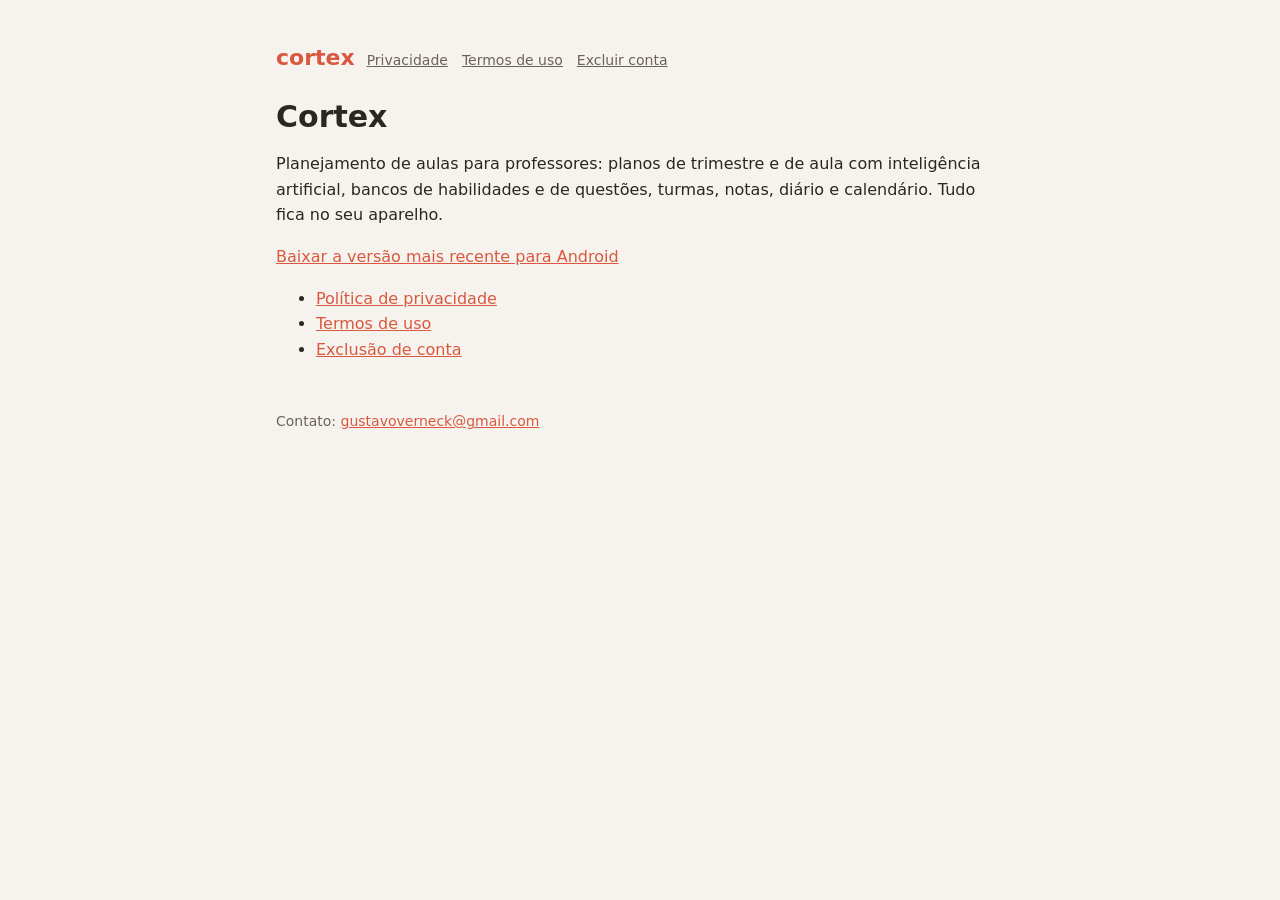
<file: index.html>
<!doctype html>
<html lang="pt-BR">
<head>
<meta charset="utf-8">
<meta name="viewport" content="width=device-width, initial-scale=1">
<title>Cortex</title>
<meta name="description" content="Cortex: planejamento de aulas para professores, no seu aparelho.">
<link rel="stylesheet" href="style.css">
</head>
<body>
<main>
<header><a class="brand" href="./">cortex</a><nav><a href="privacidade.html">Privacidade</a><a href="termos.html">Termos de uso</a><a href="exclusao-de-conta.html">Excluir conta</a></nav></header>
<h1>Cortex</h1>
<p>Planejamento de aulas para professores: planos de trimestre e de aula com inteligência artificial, bancos de habilidades e de questões, turmas, notas, diário e calendário. Tudo fica no seu aparelho.</p>
<p><a href="https://github.com/gustavoverneck/cortex-releases/releases/latest">Baixar a versão mais recente para Android</a></p>
<ul>
<li><a href="privacidade.html">Política de privacidade</a></li>
<li><a href="termos.html">Termos de uso</a></li>
<li><a href="exclusao-de-conta.html">Exclusão de conta</a></li>
</ul>
<footer>Contato: <a href="mailto:gustavoverneck@gmail.com">gustavoverneck@gmail.com</a></footer>
</main>
</body>
</html>
</file>
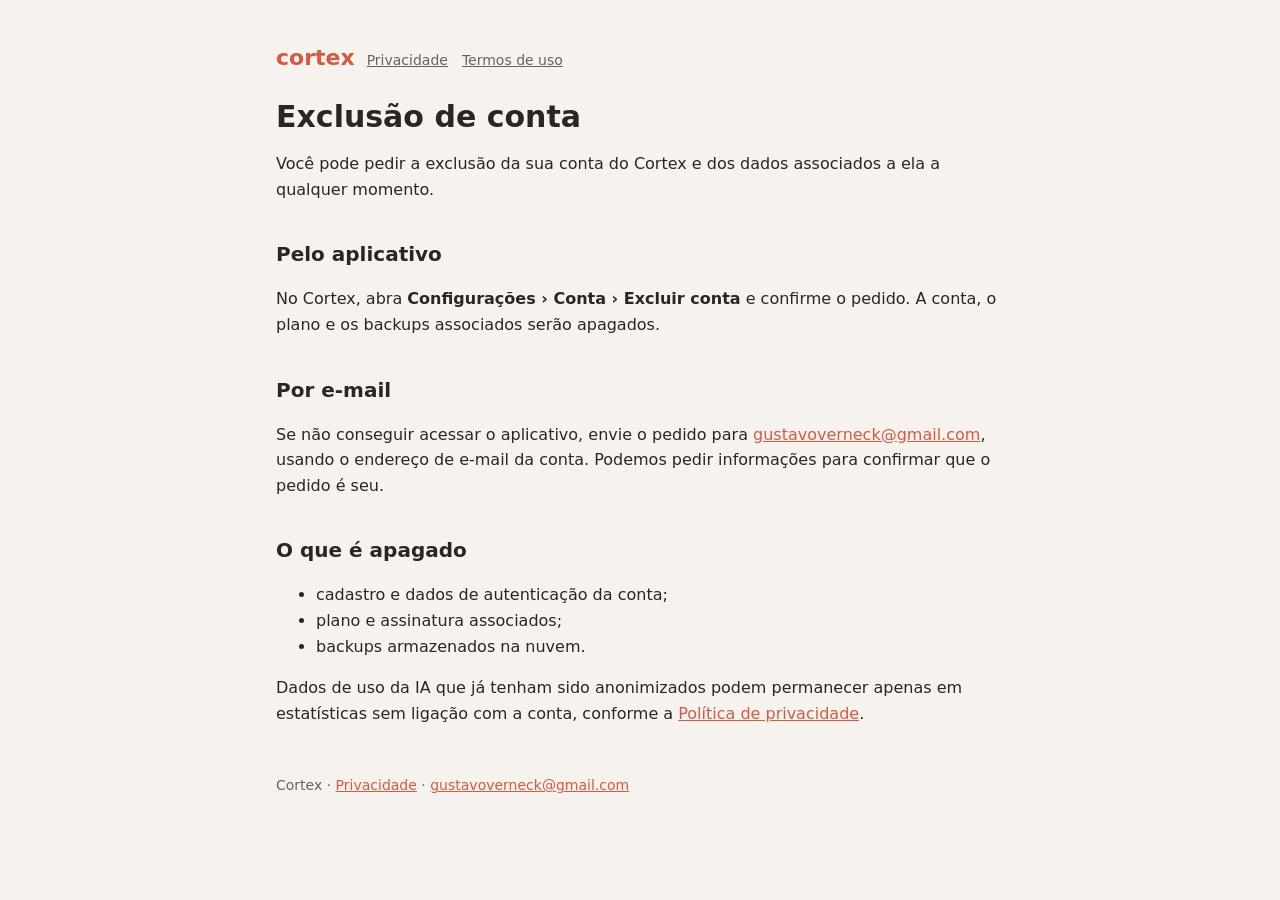
<file: exclusao-de-conta.html>
<!doctype html>
<html lang="pt-BR">
<head>
<meta charset="utf-8">
<meta name="viewport" content="width=device-width, initial-scale=1">
<title>Exclusão de conta · Cortex</title>
<meta name="description" content="Como pedir a exclusão da sua conta e dos dados do Cortex.">
<link rel="stylesheet" href="style.css">
</head>
<body>
<main>
<header><a class="brand" href="./">cortex</a><nav><a href="privacidade.html">Privacidade</a><a href="termos.html">Termos de uso</a></nav></header>

<h1>Exclusão de conta</h1>
<p>Você pode pedir a exclusão da sua conta do Cortex e dos dados associados a ela a qualquer momento.</p>

<h2>Pelo aplicativo</h2>
<p>No Cortex, abra <strong>Configurações › Conta › Excluir conta</strong> e confirme o pedido. A conta, o plano e os backups associados serão apagados.</p>

<h2>Por e-mail</h2>
<p>Se não conseguir acessar o aplicativo, envie o pedido para <a href="mailto:gustavoverneck@gmail.com?subject=Exclus%C3%A3o%20de%20conta%20Cortex">gustavoverneck@gmail.com</a>, usando o endereço de e-mail da conta. Podemos pedir informações para confirmar que o pedido é seu.</p>

<h2>O que é apagado</h2>
<ul>
<li>cadastro e dados de autenticação da conta;</li>
<li>plano e assinatura associados;</li>
<li>backups armazenados na nuvem.</li>
</ul>
<p>Dados de uso da IA que já tenham sido anonimizados podem permanecer apenas em estatísticas sem ligação com a conta, conforme a <a href="privacidade.html">Política de privacidade</a>.</p>

<footer>Cortex · <a href="privacidade.html">Privacidade</a> · <a href="mailto:gustavoverneck@gmail.com">gustavoverneck@gmail.com</a></footer>
</main>
</body>
</html>
</file>
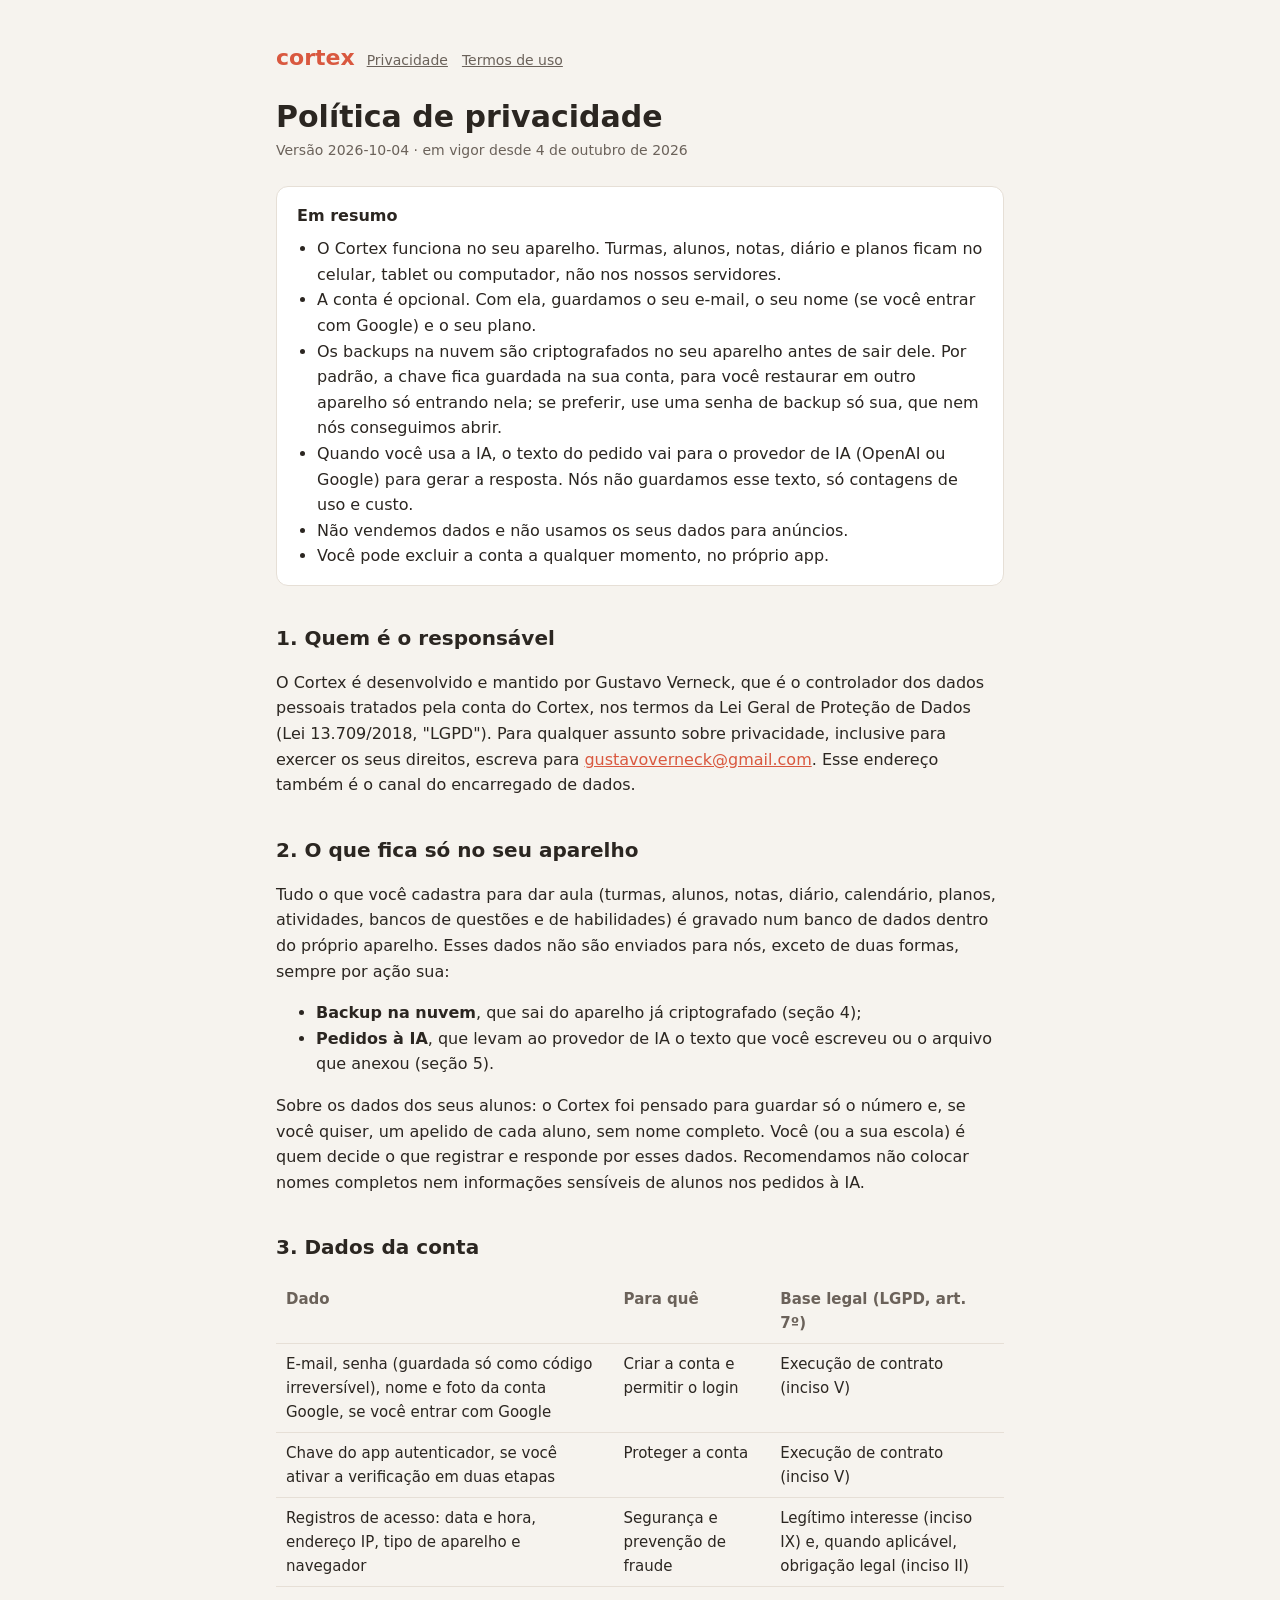
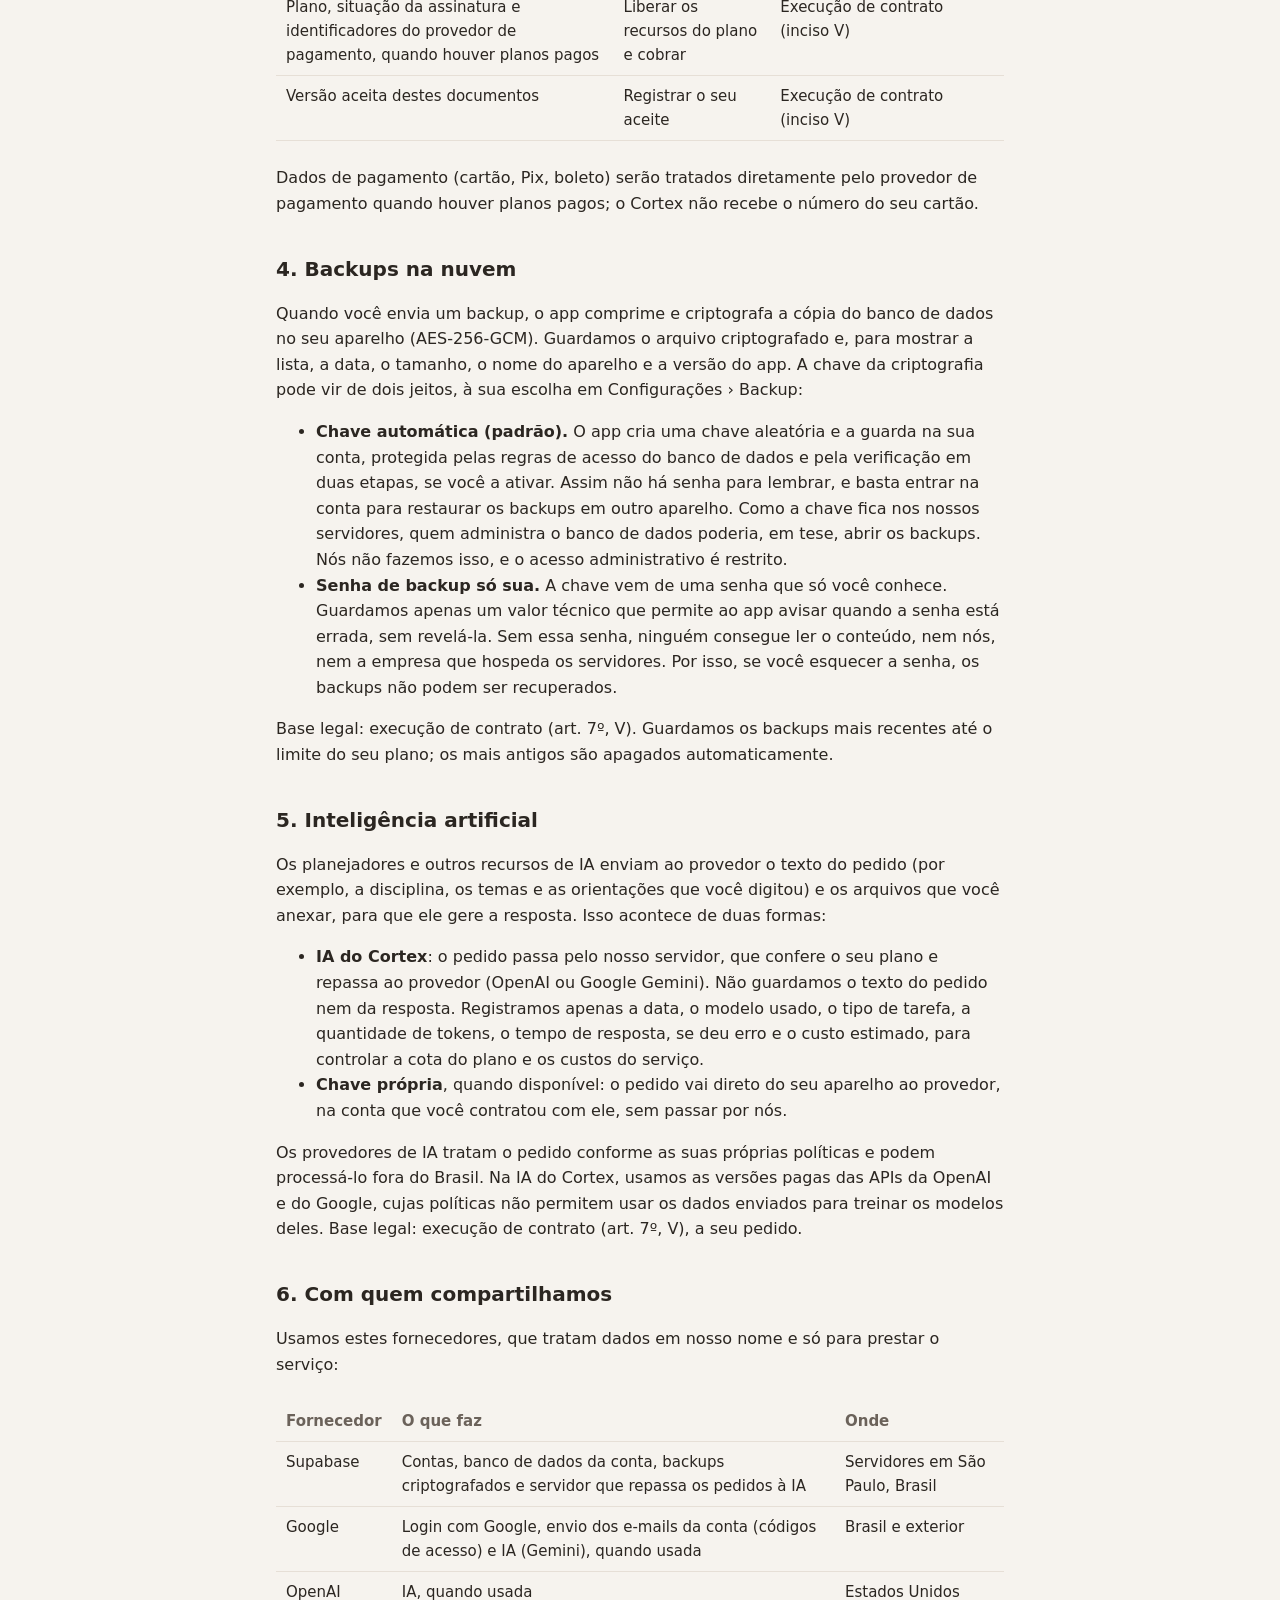
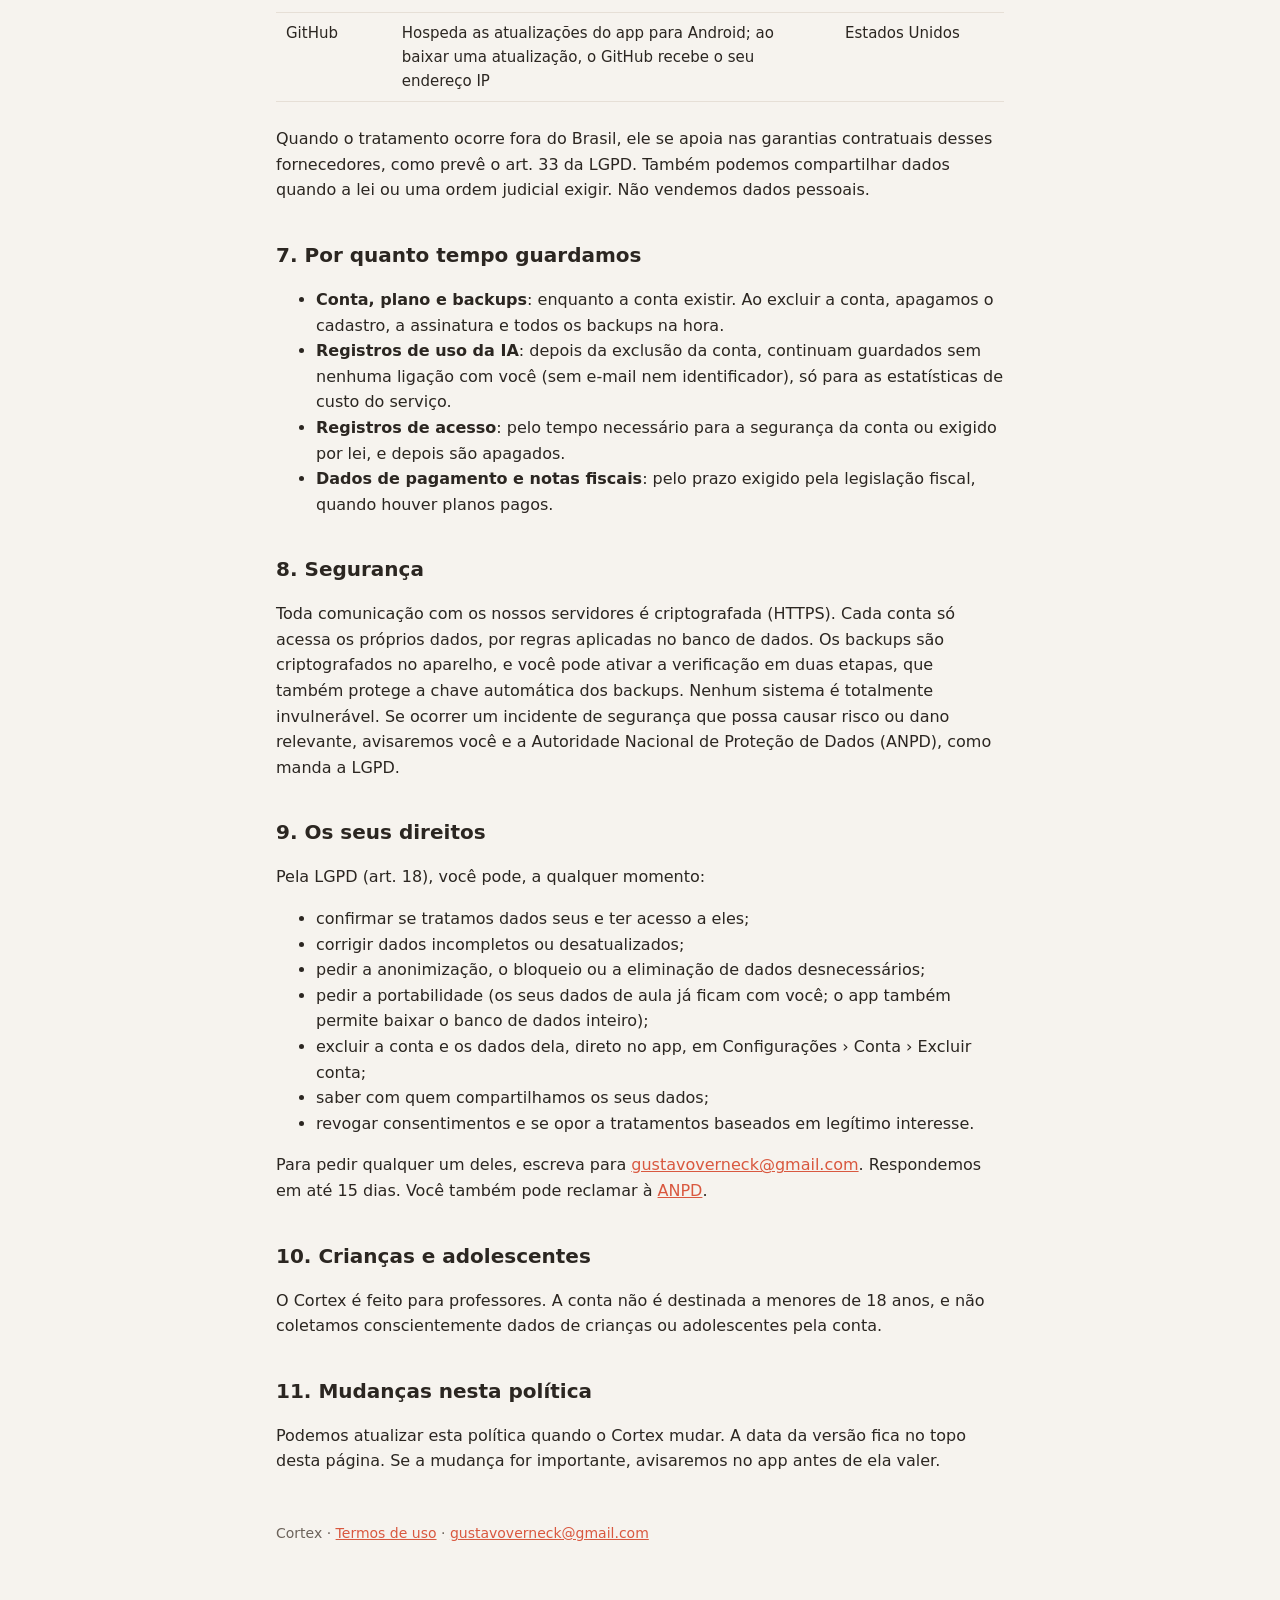
<file: privacidade.html>
<!doctype html>
<html lang="pt-BR">
<head>
<meta charset="utf-8">
<meta name="viewport" content="width=device-width, initial-scale=1">
<title>Política de privacidade · Cortex</title>
<meta name="description" content="Como o Cortex trata os seus dados pessoais.">
<link rel="stylesheet" href="style.css">
</head>
<body>
<main>
<header><a class="brand" href="./">cortex</a><nav><a href="privacidade.html">Privacidade</a><a href="termos.html">Termos de uso</a></nav></header>

<h1>Política de privacidade</h1>
<p class="updated">Versão 2026-10-04 · em vigor desde 4 de outubro de 2026</p>

<div class="summary">
<strong>Em resumo</strong>
<ul>
<li>O Cortex funciona no seu aparelho. Turmas, alunos, notas, diário e planos ficam no celular, tablet ou computador, não nos nossos servidores.</li>
<li>A conta é opcional. Com ela, guardamos o seu e-mail, o seu nome (se você entrar com Google) e o seu plano.</li>
<li>Os backups na nuvem são criptografados no seu aparelho antes de sair dele. Por padrão, a chave fica guardada na sua conta, para você restaurar em outro aparelho só entrando nela; se preferir, use uma senha de backup só sua, que nem nós conseguimos abrir.</li>
<li>Quando você usa a IA, o texto do pedido vai para o provedor de IA (OpenAI ou Google) para gerar a resposta. Nós não guardamos esse texto, só contagens de uso e custo.</li>
<li>Não vendemos dados e não usamos os seus dados para anúncios.</li>
<li>Você pode excluir a conta a qualquer momento, no próprio app.</li>
</ul>
</div>

<h2>1. Quem é o responsável</h2>
<p>O Cortex é desenvolvido e mantido por Gustavo Verneck, que é o controlador dos dados pessoais tratados pela conta do Cortex, nos termos da Lei Geral de Proteção de Dados (Lei 13.709/2018, "LGPD"). Para qualquer assunto sobre privacidade, inclusive para exercer os seus direitos, escreva para <a href="mailto:gustavoverneck@gmail.com">gustavoverneck@gmail.com</a>. Esse endereço também é o canal do encarregado de dados.</p>

<h2>2. O que fica só no seu aparelho</h2>
<p>Tudo o que você cadastra para dar aula (turmas, alunos, notas, diário, calendário, planos, atividades, bancos de questões e de habilidades) é gravado num banco de dados dentro do próprio aparelho. Esses dados não são enviados para nós, exceto de duas formas, sempre por ação sua:</p>
<ul>
<li><strong>Backup na nuvem</strong>, que sai do aparelho já criptografado (seção 4);</li>
<li><strong>Pedidos à IA</strong>, que levam ao provedor de IA o texto que você escreveu ou o arquivo que anexou (seção 5).</li>
</ul>
<p>Sobre os dados dos seus alunos: o Cortex foi pensado para guardar só o número e, se você quiser, um apelido de cada aluno, sem nome completo. Você (ou a sua escola) é quem decide o que registrar e responde por esses dados. Recomendamos não colocar nomes completos nem informações sensíveis de alunos nos pedidos à IA.</p>

<h2>3. Dados da conta</h2>
<div class="table-scroll"><table>
<thead><tr><th>Dado</th><th>Para quê</th><th>Base legal (LGPD, art. 7º)</th></tr></thead>
<tbody>
<tr><td>E-mail, senha (guardada só como código irreversível), nome e foto da conta Google, se você entrar com Google</td><td>Criar a conta e permitir o login</td><td>Execução de contrato (inciso V)</td></tr>
<tr><td>Chave do app autenticador, se você ativar a verificação em duas etapas</td><td>Proteger a conta</td><td>Execução de contrato (inciso V)</td></tr>
<tr><td>Registros de acesso: data e hora, endereço IP, tipo de aparelho e navegador</td><td>Segurança e prevenção de fraude</td><td>Legítimo interesse (inciso IX) e, quando aplicável, obrigação legal (inciso II)</td></tr>
<tr><td>Plano, situação da assinatura e identificadores do provedor de pagamento, quando houver planos pagos</td><td>Liberar os recursos do plano e cobrar</td><td>Execução de contrato (inciso V)</td></tr>
<tr><td>Versão aceita destes documentos</td><td>Registrar o seu aceite</td><td>Execução de contrato (inciso V)</td></tr>
</tbody></table></div>
<p>Dados de pagamento (cartão, Pix, boleto) serão tratados diretamente pelo provedor de pagamento quando houver planos pagos; o Cortex não recebe o número do seu cartão.</p>

<h2>4. Backups na nuvem</h2>
<p>Quando você envia um backup, o app comprime e criptografa a cópia do banco de dados no seu aparelho (AES-256-GCM). Guardamos o arquivo criptografado e, para mostrar a lista, a data, o tamanho, o nome do aparelho e a versão do app. A chave da criptografia pode vir de dois jeitos, à sua escolha em Configurações › Backup:</p>
<ul>
<li><strong>Chave automática (padrão).</strong> O app cria uma chave aleatória e a guarda na sua conta, protegida pelas regras de acesso do banco de dados e pela verificação em duas etapas, se você a ativar. Assim não há senha para lembrar, e basta entrar na conta para restaurar os backups em outro aparelho. Como a chave fica nos nossos servidores, quem administra o banco de dados poderia, em tese, abrir os backups. Nós não fazemos isso, e o acesso administrativo é restrito.</li>
<li><strong>Senha de backup só sua.</strong> A chave vem de uma senha que só você conhece. Guardamos apenas um valor técnico que permite ao app avisar quando a senha está errada, sem revelá-la. Sem essa senha, ninguém consegue ler o conteúdo, nem nós, nem a empresa que hospeda os servidores. Por isso, se você esquecer a senha, os backups não podem ser recuperados.</li>
</ul>
<p>Base legal: execução de contrato (art. 7º, V). Guardamos os backups mais recentes até o limite do seu plano; os mais antigos são apagados automaticamente.</p>

<h2>5. Inteligência artificial</h2>
<p>Os planejadores e outros recursos de IA enviam ao provedor o texto do pedido (por exemplo, a disciplina, os temas e as orientações que você digitou) e os arquivos que você anexar, para que ele gere a resposta. Isso acontece de duas formas:</p>
<ul>
<li><strong>IA do Cortex</strong>: o pedido passa pelo nosso servidor, que confere o seu plano e repassa ao provedor (OpenAI ou Google Gemini). Não guardamos o texto do pedido nem da resposta. Registramos apenas a data, o modelo usado, o tipo de tarefa, a quantidade de tokens, o tempo de resposta, se deu erro e o custo estimado, para controlar a cota do plano e os custos do serviço.</li>
<li><strong>Chave própria</strong>, quando disponível: o pedido vai direto do seu aparelho ao provedor, na conta que você contratou com ele, sem passar por nós.</li>
</ul>
<p>Os provedores de IA tratam o pedido conforme as suas próprias políticas e podem processá-lo fora do Brasil. Na IA do Cortex, usamos as versões pagas das APIs da OpenAI e do Google, cujas políticas não permitem usar os dados enviados para treinar os modelos deles. Base legal: execução de contrato (art. 7º, V), a seu pedido.</p>

<h2>6. Com quem compartilhamos</h2>
<p>Usamos estes fornecedores, que tratam dados em nosso nome e só para prestar o serviço:</p>
<div class="table-scroll"><table>
<thead><tr><th>Fornecedor</th><th>O que faz</th><th>Onde</th></tr></thead>
<tbody>
<tr><td>Supabase</td><td>Contas, banco de dados da conta, backups criptografados e servidor que repassa os pedidos à IA</td><td>Servidores em São Paulo, Brasil</td></tr>
<tr><td>Google</td><td>Login com Google, envio dos e-mails da conta (códigos de acesso) e IA (Gemini), quando usada</td><td>Brasil e exterior</td></tr>
<tr><td>OpenAI</td><td>IA, quando usada</td><td>Estados Unidos</td></tr>
<tr><td>GitHub</td><td>Hospeda as atualizações do app para Android; ao baixar uma atualização, o GitHub recebe o seu endereço IP</td><td>Estados Unidos</td></tr>
</tbody></table></div>
<p>Quando o tratamento ocorre fora do Brasil, ele se apoia nas garantias contratuais desses fornecedores, como prevê o art. 33 da LGPD. Também podemos compartilhar dados quando a lei ou uma ordem judicial exigir. Não vendemos dados pessoais.</p>

<h2>7. Por quanto tempo guardamos</h2>
<ul>
<li><strong>Conta, plano e backups</strong>: enquanto a conta existir. Ao excluir a conta, apagamos o cadastro, a assinatura e todos os backups na hora.</li>
<li><strong>Registros de uso da IA</strong>: depois da exclusão da conta, continuam guardados sem nenhuma ligação com você (sem e-mail nem identificador), só para as estatísticas de custo do serviço.</li>
<li><strong>Registros de acesso</strong>: pelo tempo necessário para a segurança da conta ou exigido por lei, e depois são apagados.</li>
<li><strong>Dados de pagamento e notas fiscais</strong>: pelo prazo exigido pela legislação fiscal, quando houver planos pagos.</li>
</ul>

<h2>8. Segurança</h2>
<p>Toda comunicação com os nossos servidores é criptografada (HTTPS). Cada conta só acessa os próprios dados, por regras aplicadas no banco de dados. Os backups são criptografados no aparelho, e você pode ativar a verificação em duas etapas, que também protege a chave automática dos backups. Nenhum sistema é totalmente invulnerável. Se ocorrer um incidente de segurança que possa causar risco ou dano relevante, avisaremos você e a Autoridade Nacional de Proteção de Dados (ANPD), como manda a LGPD.</p>

<h2>9. Os seus direitos</h2>
<p>Pela LGPD (art. 18), você pode, a qualquer momento:</p>
<ul>
<li>confirmar se tratamos dados seus e ter acesso a eles;</li>
<li>corrigir dados incompletos ou desatualizados;</li>
<li>pedir a anonimização, o bloqueio ou a eliminação de dados desnecessários;</li>
<li>pedir a portabilidade (os seus dados de aula já ficam com você; o app também permite baixar o banco de dados inteiro);</li>
<li>excluir a conta e os dados dela, direto no app, em Configurações › Conta › Excluir conta;</li>
<li>saber com quem compartilhamos os seus dados;</li>
<li>revogar consentimentos e se opor a tratamentos baseados em legítimo interesse.</li>
</ul>
<p>Para pedir qualquer um deles, escreva para <a href="mailto:gustavoverneck@gmail.com">gustavoverneck@gmail.com</a>. Respondemos em até 15 dias. Você também pode reclamar à <a href="https://www.gov.br/anpd">ANPD</a>.</p>

<h2>10. Crianças e adolescentes</h2>
<p>O Cortex é feito para professores. A conta não é destinada a menores de 18 anos, e não coletamos conscientemente dados de crianças ou adolescentes pela conta.</p>

<h2>11. Mudanças nesta política</h2>
<p>Podemos atualizar esta política quando o Cortex mudar. A data da versão fica no topo desta página. Se a mudança for importante, avisaremos no app antes de ela valer.</p>

<footer>Cortex · <a href="termos.html">Termos de uso</a> · <a href="mailto:gustavoverneck@gmail.com">gustavoverneck@gmail.com</a></footer>
</main>
</body>
</html>
</file>
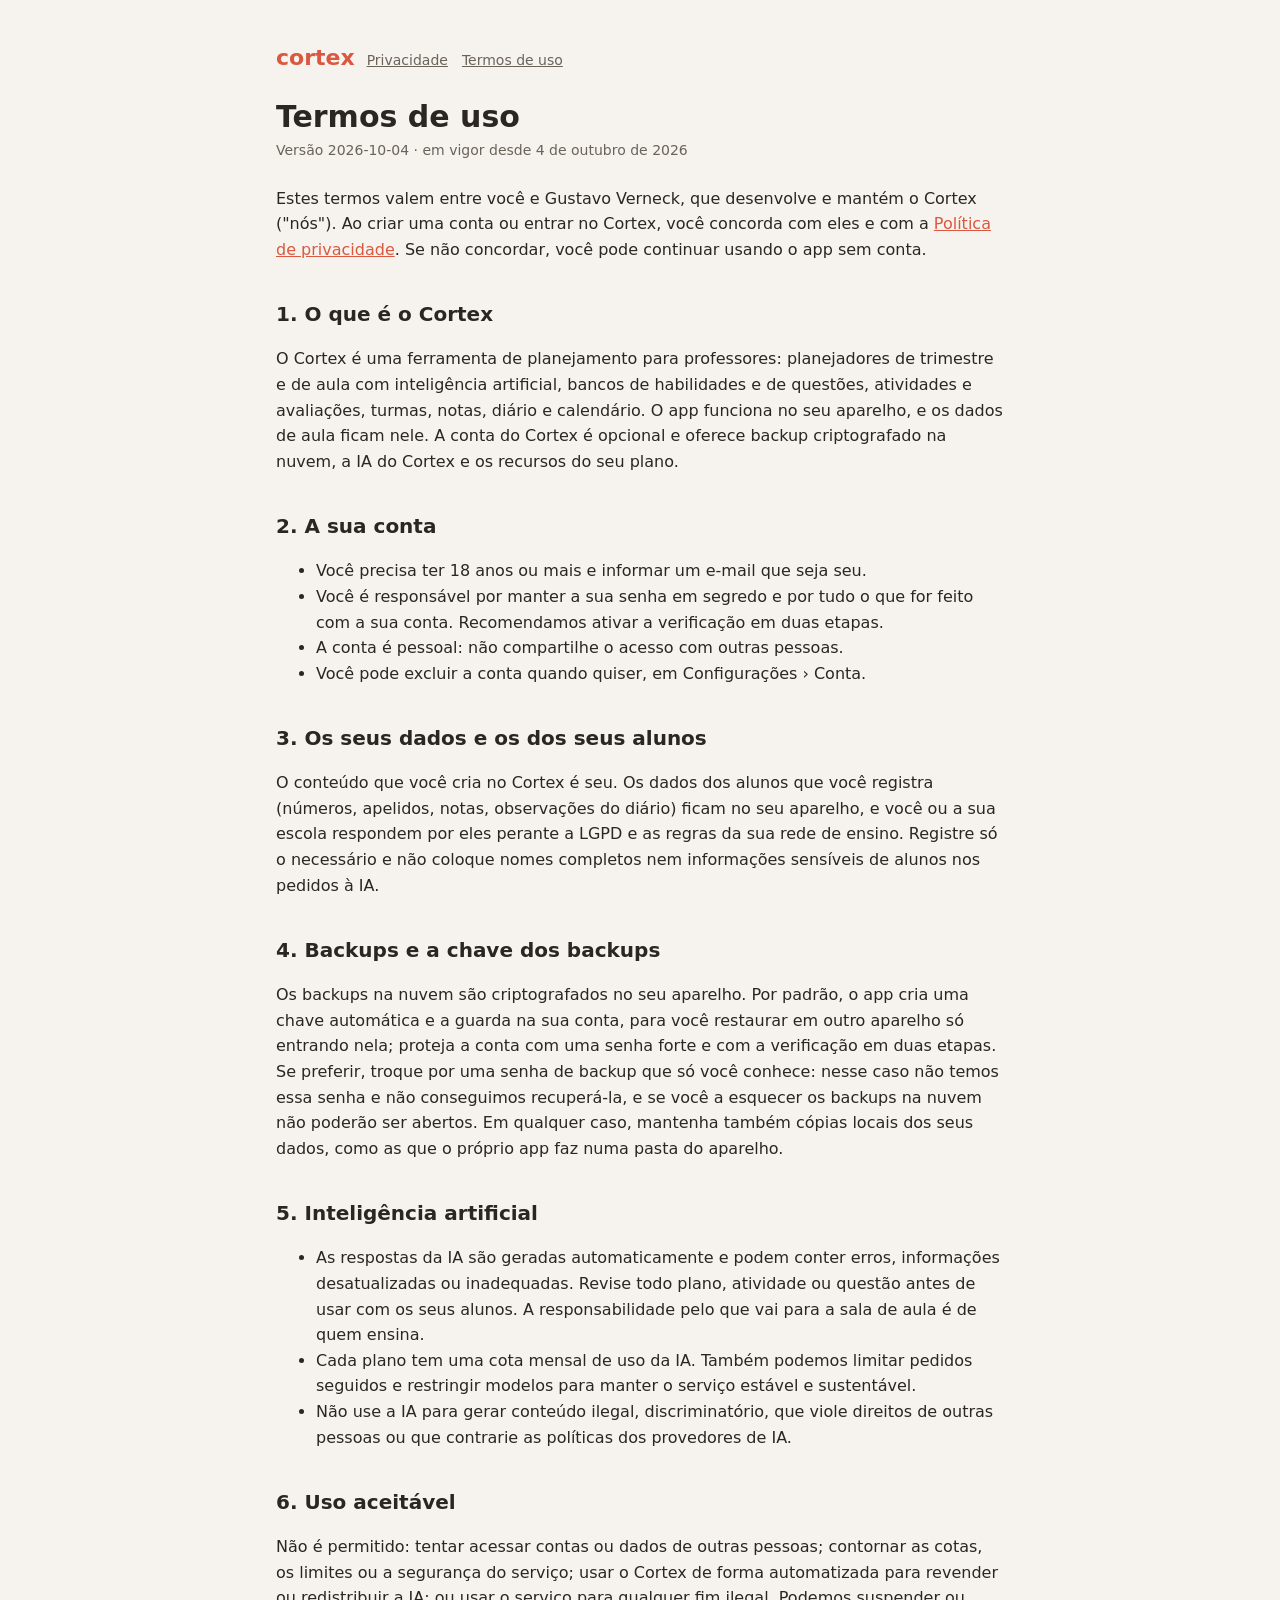
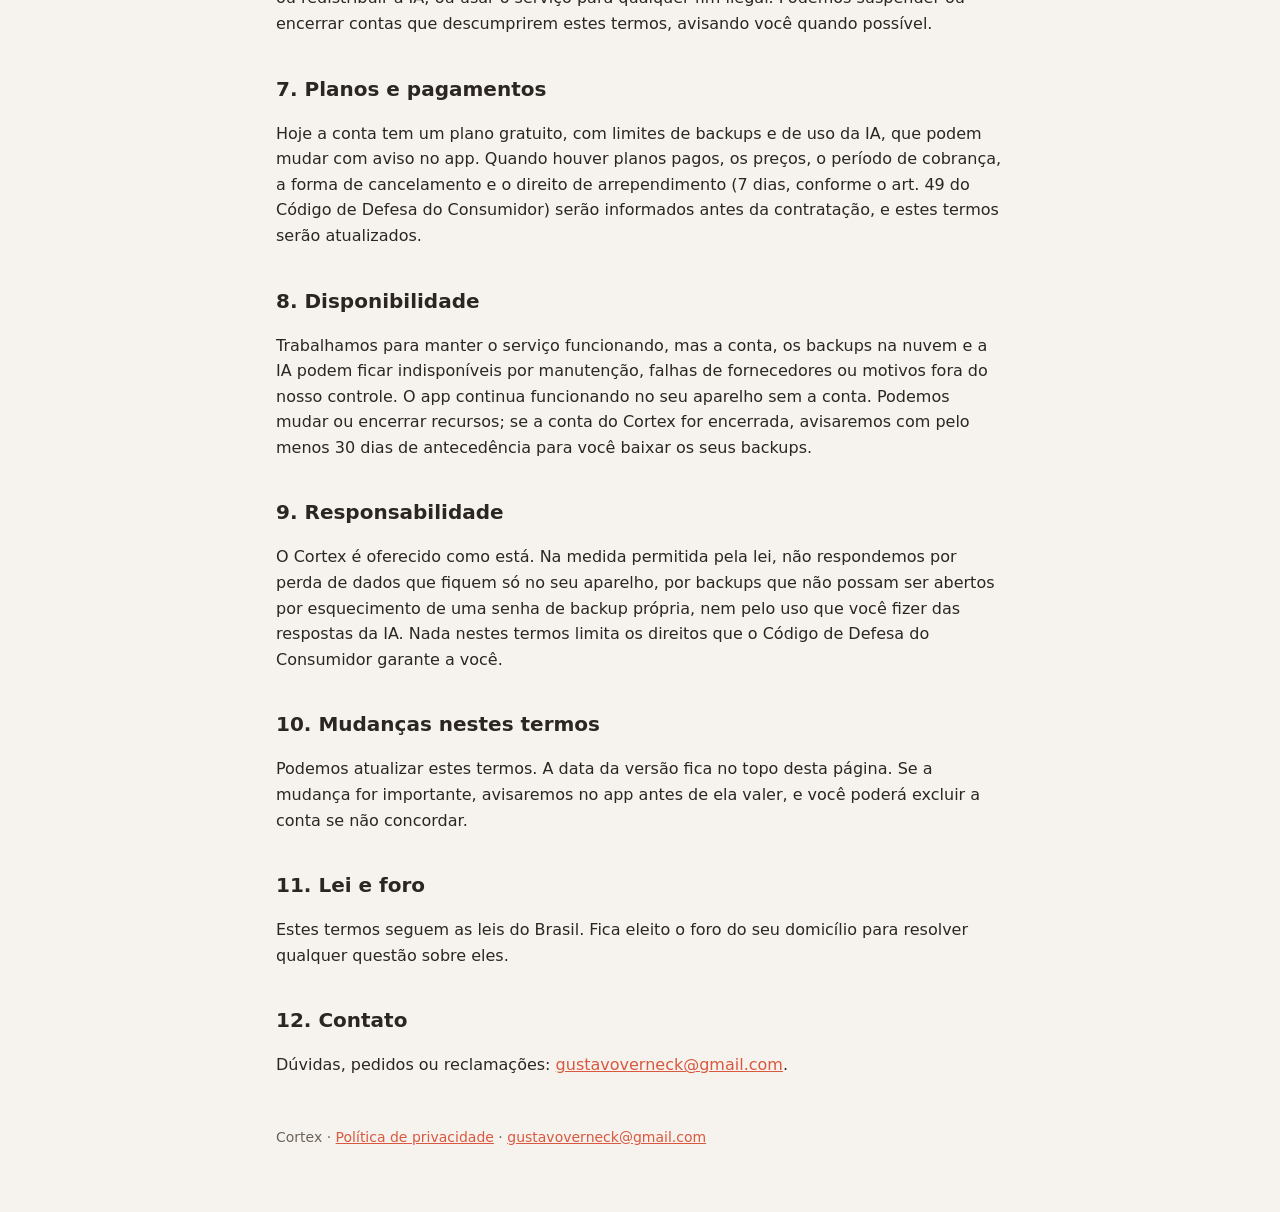
<file: termos.html>
<!doctype html>
<html lang="pt-BR">
<head>
<meta charset="utf-8">
<meta name="viewport" content="width=device-width, initial-scale=1">
<title>Termos de uso · Cortex</title>
<meta name="description" content="Regras de uso do Cortex e da conta do Cortex.">
<link rel="stylesheet" href="style.css">
</head>
<body>
<main>
<header><a class="brand" href="./">cortex</a><nav><a href="privacidade.html">Privacidade</a><a href="termos.html">Termos de uso</a></nav></header>

<h1>Termos de uso</h1>
<p class="updated">Versão 2026-10-04 · em vigor desde 4 de outubro de 2026</p>

<p>Estes termos valem entre você e Gustavo Verneck, que desenvolve e mantém o Cortex ("nós"). Ao criar uma conta ou entrar no Cortex, você concorda com eles e com a <a href="privacidade.html">Política de privacidade</a>. Se não concordar, você pode continuar usando o app sem conta.</p>

<h2>1. O que é o Cortex</h2>
<p>O Cortex é uma ferramenta de planejamento para professores: planejadores de trimestre e de aula com inteligência artificial, bancos de habilidades e de questões, atividades e avaliações, turmas, notas, diário e calendário. O app funciona no seu aparelho, e os dados de aula ficam nele. A conta do Cortex é opcional e oferece backup criptografado na nuvem, a IA do Cortex e os recursos do seu plano.</p>

<h2>2. A sua conta</h2>
<ul>
<li>Você precisa ter 18 anos ou mais e informar um e-mail que seja seu.</li>
<li>Você é responsável por manter a sua senha em segredo e por tudo o que for feito com a sua conta. Recomendamos ativar a verificação em duas etapas.</li>
<li>A conta é pessoal: não compartilhe o acesso com outras pessoas.</li>
<li>Você pode excluir a conta quando quiser, em Configurações › Conta.</li>
</ul>

<h2>3. Os seus dados e os dos seus alunos</h2>
<p>O conteúdo que você cria no Cortex é seu. Os dados dos alunos que você registra (números, apelidos, notas, observações do diário) ficam no seu aparelho, e você ou a sua escola respondem por eles perante a LGPD e as regras da sua rede de ensino. Registre só o necessário e não coloque nomes completos nem informações sensíveis de alunos nos pedidos à IA.</p>

<h2>4. Backups e a chave dos backups</h2>
<p>Os backups na nuvem são criptografados no seu aparelho. Por padrão, o app cria uma chave automática e a guarda na sua conta, para você restaurar em outro aparelho só entrando nela; proteja a conta com uma senha forte e com a verificação em duas etapas. Se preferir, troque por uma senha de backup que só você conhece: nesse caso não temos essa senha e não conseguimos recuperá-la, e se você a esquecer os backups na nuvem não poderão ser abertos. Em qualquer caso, mantenha também cópias locais dos seus dados, como as que o próprio app faz numa pasta do aparelho.</p>

<h2>5. Inteligência artificial</h2>
<ul>
<li>As respostas da IA são geradas automaticamente e podem conter erros, informações desatualizadas ou inadequadas. Revise todo plano, atividade ou questão antes de usar com os seus alunos. A responsabilidade pelo que vai para a sala de aula é de quem ensina.</li>
<li>Cada plano tem uma cota mensal de uso da IA. Também podemos limitar pedidos seguidos e restringir modelos para manter o serviço estável e sustentável.</li>
<li>Não use a IA para gerar conteúdo ilegal, discriminatório, que viole direitos de outras pessoas ou que contrarie as políticas dos provedores de IA.</li>
</ul>

<h2>6. Uso aceitável</h2>
<p>Não é permitido: tentar acessar contas ou dados de outras pessoas; contornar as cotas, os limites ou a segurança do serviço; usar o Cortex de forma automatizada para revender ou redistribuir a IA; ou usar o serviço para qualquer fim ilegal. Podemos suspender ou encerrar contas que descumprirem estes termos, avisando você quando possível.</p>

<h2>7. Planos e pagamentos</h2>
<p>Hoje a conta tem um plano gratuito, com limites de backups e de uso da IA, que podem mudar com aviso no app. Quando houver planos pagos, os preços, o período de cobrança, a forma de cancelamento e o direito de arrependimento (7 dias, conforme o art. 49 do Código de Defesa do Consumidor) serão informados antes da contratação, e estes termos serão atualizados.</p>

<h2>8. Disponibilidade</h2>
<p>Trabalhamos para manter o serviço funcionando, mas a conta, os backups na nuvem e a IA podem ficar indisponíveis por manutenção, falhas de fornecedores ou motivos fora do nosso controle. O app continua funcionando no seu aparelho sem a conta. Podemos mudar ou encerrar recursos; se a conta do Cortex for encerrada, avisaremos com pelo menos 30 dias de antecedência para você baixar os seus backups.</p>

<h2>9. Responsabilidade</h2>
<p>O Cortex é oferecido como está. Na medida permitida pela lei, não respondemos por perda de dados que fiquem só no seu aparelho, por backups que não possam ser abertos por esquecimento de uma senha de backup própria, nem pelo uso que você fizer das respostas da IA. Nada nestes termos limita os direitos que o Código de Defesa do Consumidor garante a você.</p>

<h2>10. Mudanças nestes termos</h2>
<p>Podemos atualizar estes termos. A data da versão fica no topo desta página. Se a mudança for importante, avisaremos no app antes de ela valer, e você poderá excluir a conta se não concordar.</p>

<h2>11. Lei e foro</h2>
<p>Estes termos seguem as leis do Brasil. Fica eleito o foro do seu domicílio para resolver qualquer questão sobre eles.</p>

<h2>12. Contato</h2>
<p>Dúvidas, pedidos ou reclamações: <a href="mailto:gustavoverneck@gmail.com">gustavoverneck@gmail.com</a>.</p>

<footer>Cortex · <a href="privacidade.html">Política de privacidade</a> · <a href="mailto:gustavoverneck@gmail.com">gustavoverneck@gmail.com</a></footer>
</main>
</body>
</html>
</file>
<file: style.css>
:root { color-scheme: light dark; --bg: #f6f3ee; --text: #2b2621; --muted: #6b625a; --accent: #d9583f; --card: #ffffff; --line: #e6dfd6; }
@media (prefers-color-scheme: dark) { :root { --bg: #14110f; --text: #ece6df; --muted: #a39a90; --accent: #f08a73; --card: #1d1916; --line: #322b26; } }
* { box-sizing: border-box; }
body { margin: 0; background: var(--bg); color: var(--text); font: 16px/1.6 system-ui, -apple-system, "Segoe UI", Roboto, sans-serif; }
main { max-width: 760px; margin: 0 auto; padding: 40px 16px 64px; }
header { display: flex; align-items: baseline; gap: 12px; margin-bottom: 8px; }
.brand { color: var(--accent); font-weight: 800; font-size: 22px; text-decoration: none; }
nav a { color: var(--muted); margin-right: 14px; font-size: 14px; }
h1 { font-size: 30px; line-height: 1.2; margin: 24px 0 4px; }
h2 { font-size: 20px; margin: 36px 0 8px; }
h3 { font-size: 16px; margin: 20px 0 4px; }
.updated { color: var(--muted); font-size: 14px; margin: 0 0 24px; }
.summary { background: var(--card); border: 1px solid var(--line); border-radius: 12px; padding: 16px 20px; }
.summary ul { margin: 8px 0 0; padding-left: 20px; }
table { width: 100%; border-collapse: collapse; font-size: 15px; margin: 8px 0; }
th, td { text-align: left; vertical-align: top; padding: 8px 10px; border-bottom: 1px solid var(--line); }
th { color: var(--muted); font-weight: 600; }
.table-scroll { overflow-x: auto; }
a { color: var(--accent); }
footer { margin-top: 48px; color: var(--muted); font-size: 14px; }
</file>
